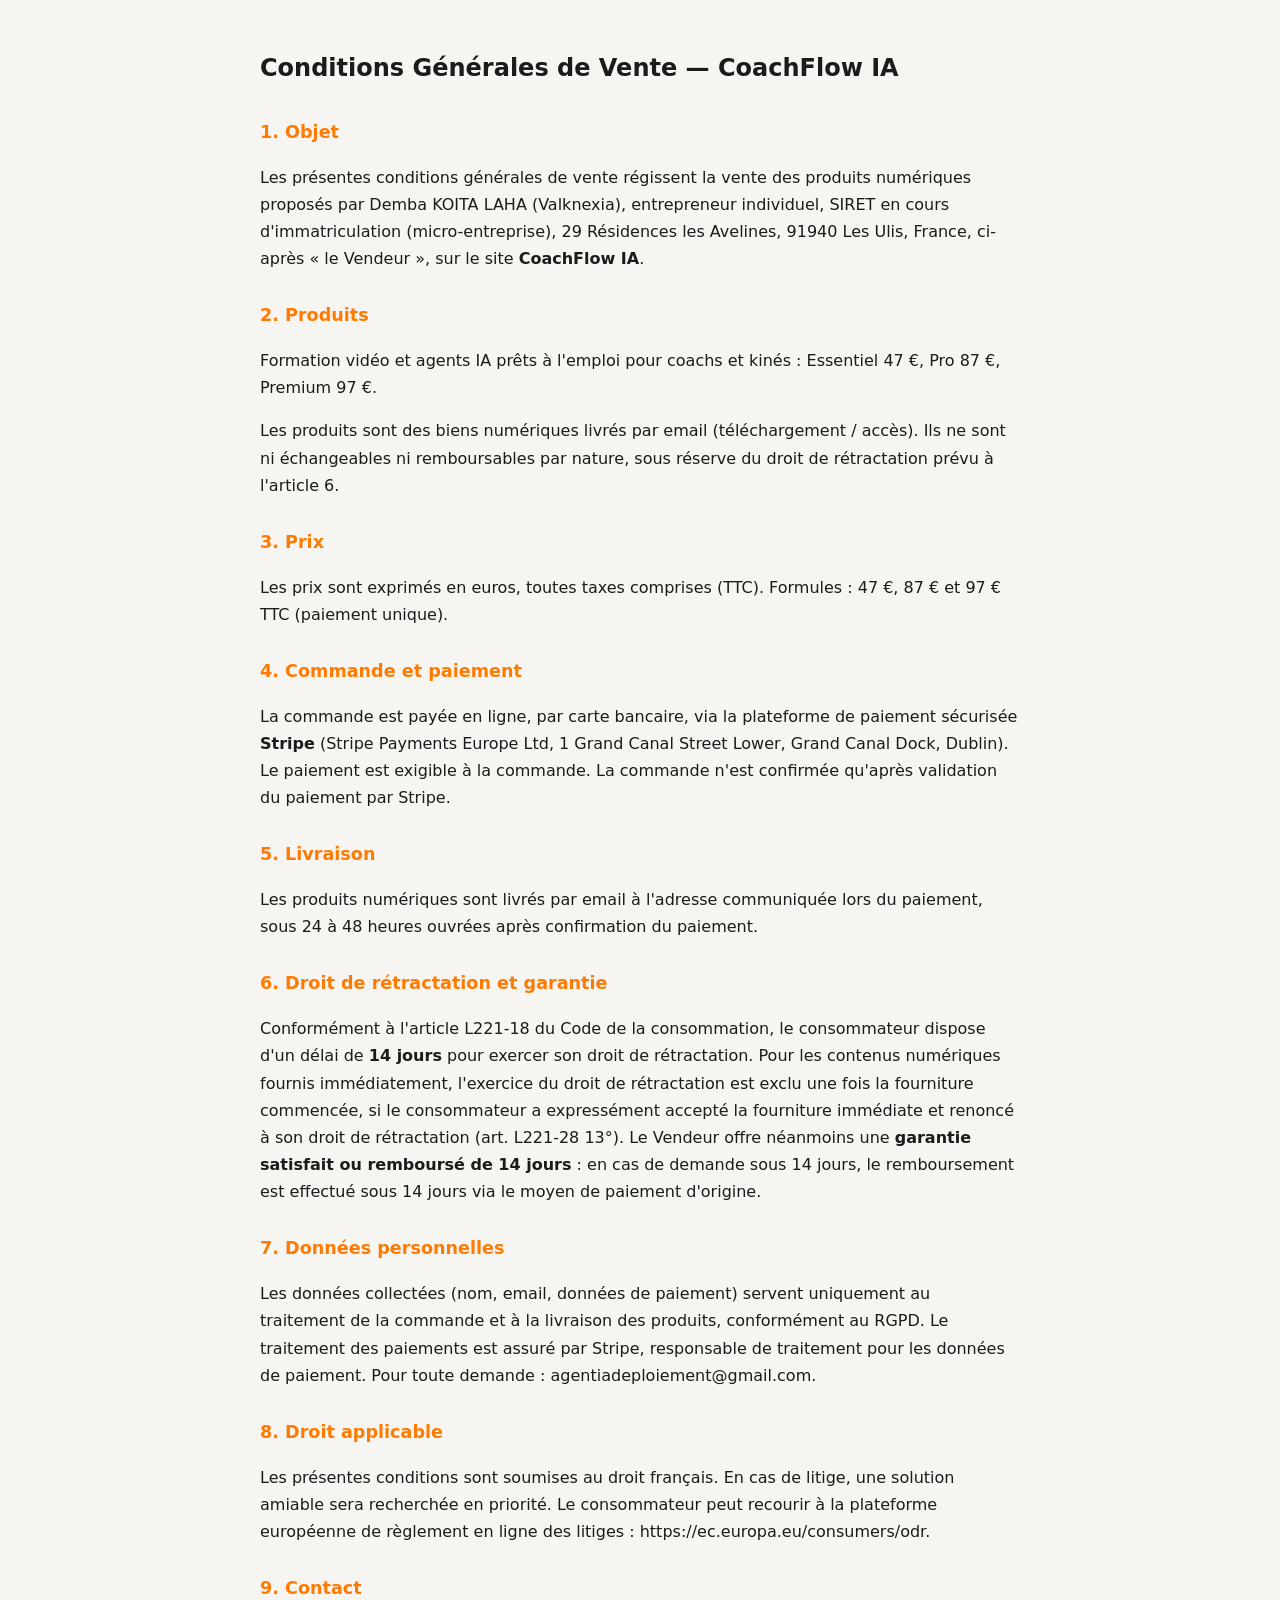
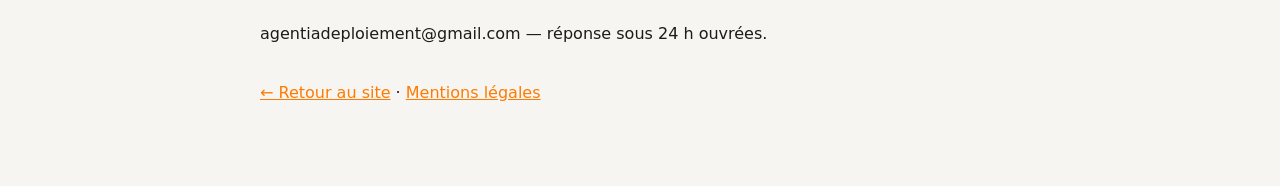
<file: cgv.html>
<!DOCTYPE html>
<html lang="fr">
<head>
<meta charset="UTF-8">
<meta name="viewport" content="width=device-width, initial-scale=1.0">
<title>Conditions Générales de Vente — CoachFlow IA</title>
<meta name="robots" content="noindex">
<style>
  body { font-family:'Segoe UI',system-ui,sans-serif; max-width:760px; margin:0 auto; padding:2rem 1.25rem 4rem; background:#F7F5F1; color:#1B1B1B; line-height:1.7; }
  h1 { font-size:1.5rem; } h2 { font-size:1.1rem; margin-top:1.8rem; color:#FF7A00; }
  a { color:#FF7A00; }
  .placeholder { background:#FFF3CD; border:1px solid #FFC107; border-radius:6px; padding:2px 8px; font-size:.85rem; }
  .note { background:rgba(255,255,255,.06); border-left:3px solid #FF7A00; padding:.8rem 1rem; font-size:.88rem; margin:1rem 0; }
</style>
</head>
<body>
<h1>Conditions Générales de Vente — CoachFlow IA</h1>

<h2>1. Objet</h2>
<p>Les présentes conditions générales de vente régissent la vente des produits numériques proposés par Demba KOITA LAHA (Valknexia), entrepreneur individuel, SIRET en cours d&#39;immatriculation (micro-entreprise), 29 Résidences les Avelines, 91940 Les Ulis, France, ci-après « le Vendeur », sur le site <b>CoachFlow IA</b>.</p>

<h2>2. Produits</h2>
<p>Formation vidéo et agents IA prêts à l'emploi pour coachs et kinés : Essentiel 47 €, Pro 87 €, Premium 97 €.</p>
<p>Les produits sont des biens numériques livrés par email (téléchargement / accès). Ils ne sont ni échangeables ni remboursables par nature, sous réserve du droit de rétractation prévu à l'article 6.</p>

<h2>3. Prix</h2>
<p>Les prix sont exprimés en euros, toutes taxes comprises (TTC). Formules : 47 €, 87 € et 97 € TTC (paiement unique).</p>

<h2>4. Commande et paiement</h2>
<p>La commande est payée en ligne, par carte bancaire, via la plateforme de paiement sécurisée <b>Stripe</b> (Stripe Payments Europe Ltd, 1 Grand Canal Street Lower, Grand Canal Dock, Dublin). Le paiement est exigible à la commande. La commande n'est confirmée qu'après validation du paiement par Stripe.</p>

<h2>5. Livraison</h2>
<p>Les produits numériques sont livrés par email à l'adresse communiquée lors du paiement, sous 24 à 48 heures ouvrées après confirmation du paiement.</p>

<h2>6. Droit de rétractation et garantie</h2>
<p>Conformément à l'article L221-18 du Code de la consommation, le consommateur dispose d'un délai de <b>14 jours</b> pour exercer son droit de rétractation. Pour les contenus numériques fournis immédiatement, l'exercice du droit de rétractation est exclu une fois la fourniture commencée, si le consommateur a expressément accepté la fourniture immédiate et renoncé à son droit de rétractation (art. L221-28 13°). Le Vendeur offre néanmoins une <b>garantie satisfait ou remboursé de 14 jours</b> : en cas de demande sous 14 jours, le remboursement est effectué sous 14 jours via le moyen de paiement d'origine.</p>

<h2>7. Données personnelles</h2>
<p>Les données collectées (nom, email, données de paiement) servent uniquement au traitement de la commande et à la livraison des produits, conformément au RGPD. Le traitement des paiements est assuré par Stripe, responsable de traitement pour les données de paiement. Pour toute demande : agentiadeploiement@gmail.com.</p>

<h2>8. Droit applicable</h2>
<p>Les présentes conditions sont soumises au droit français. En cas de litige, une solution amiable sera recherchée en priorité. Le consommateur peut recourir à la plateforme européenne de règlement en ligne des litiges : https://ec.europa.eu/consumers/odr.</p>

<h2>9. Contact</h2>
<p>agentiadeploiement@gmail.com — réponse sous 24 h ouvrées.</p>

<p style="margin-top:2rem"><a href="index.html">← Retour au site</a> · <a href="mentions-legales.html">Mentions légales</a></p>
</body>
</html>
</file>
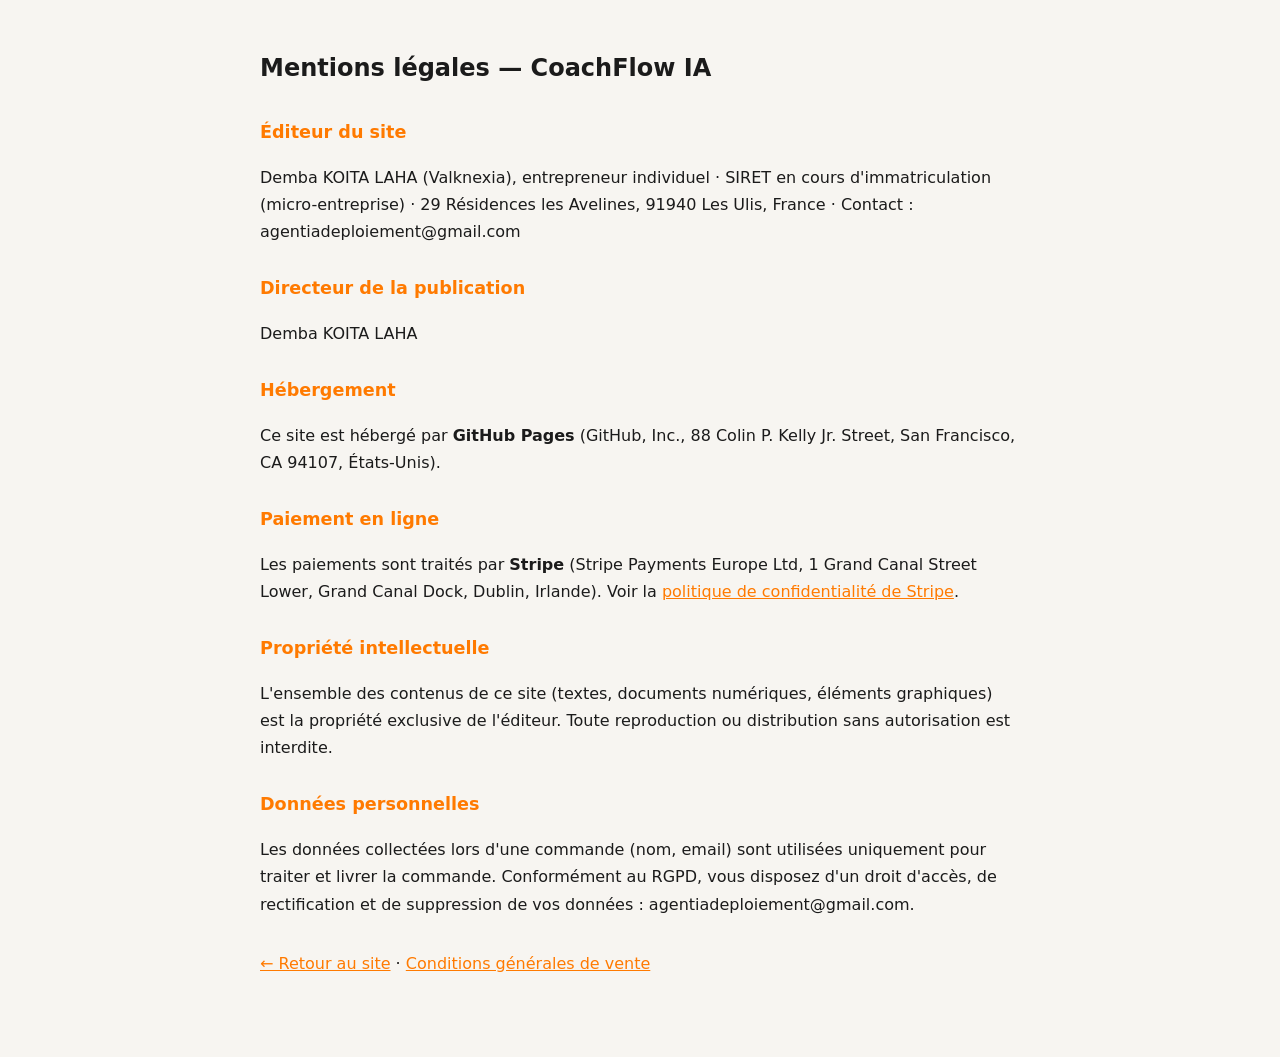
<file: mentions-legales.html>
<!DOCTYPE html>
<html lang="fr">
<head>
<meta charset="UTF-8">
<meta name="viewport" content="width=device-width, initial-scale=1.0">
<title>Mentions légales — CoachFlow IA</title>
<meta name="robots" content="noindex">
<style>
  body { font-family:'Segoe UI',system-ui,sans-serif; max-width:760px; margin:0 auto; padding:2rem 1.25rem 4rem; background:#F7F5F1; color:#1B1B1B; line-height:1.7; }
  h1 { font-size:1.5rem; } h2 { font-size:1.1rem; margin-top:1.8rem; color:#FF7A00; }
  a { color:#FF7A00; }
  .placeholder { background:#FFF3CD; border:1px solid #FFC107; border-radius:6px; padding:2px 8px; font-size:.85rem; }
</style>
</head>
<body>
<h1>Mentions légales — CoachFlow IA</h1>

<h2>Éditeur du site</h2>
<p>Demba KOITA LAHA (Valknexia), entrepreneur individuel · SIRET en cours d&#39;immatriculation (micro-entreprise) · 29 Résidences les Avelines, 91940 Les Ulis, France · Contact : agentiadeploiement@gmail.com</p>

<h2>Directeur de la publication</h2>
<p>Demba KOITA LAHA</p>

<h2>Hébergement</h2>
<p>Ce site est hébergé par <b>GitHub Pages</b> (GitHub, Inc., 88 Colin P. Kelly Jr. Street, San Francisco, CA 94107, États-Unis).</p>

<h2>Paiement en ligne</h2>
<p>Les paiements sont traités par <b>Stripe</b> (Stripe Payments Europe Ltd, 1 Grand Canal Street Lower, Grand Canal Dock, Dublin, Irlande). Voir la <a href="https://stripe.com/fr/privacy">politique de confidentialité de Stripe</a>.</p>

<h2>Propriété intellectuelle</h2>
<p>L'ensemble des contenus de ce site (textes, documents numériques, éléments graphiques) est la propriété exclusive de l'éditeur. Toute reproduction ou distribution sans autorisation est interdite.</p>

<h2>Données personnelles</h2>
<p>Les données collectées lors d'une commande (nom, email) sont utilisées uniquement pour traiter et livrer la commande. Conformément au RGPD, vous disposez d'un droit d'accès, de rectification et de suppression de vos données : agentiadeploiement@gmail.com.</p>

<p style="margin-top:2rem"><a href="index.html">← Retour au site</a> · <a href="cgv.html">Conditions générales de vente</a></p>
</body>
</html>
</file>
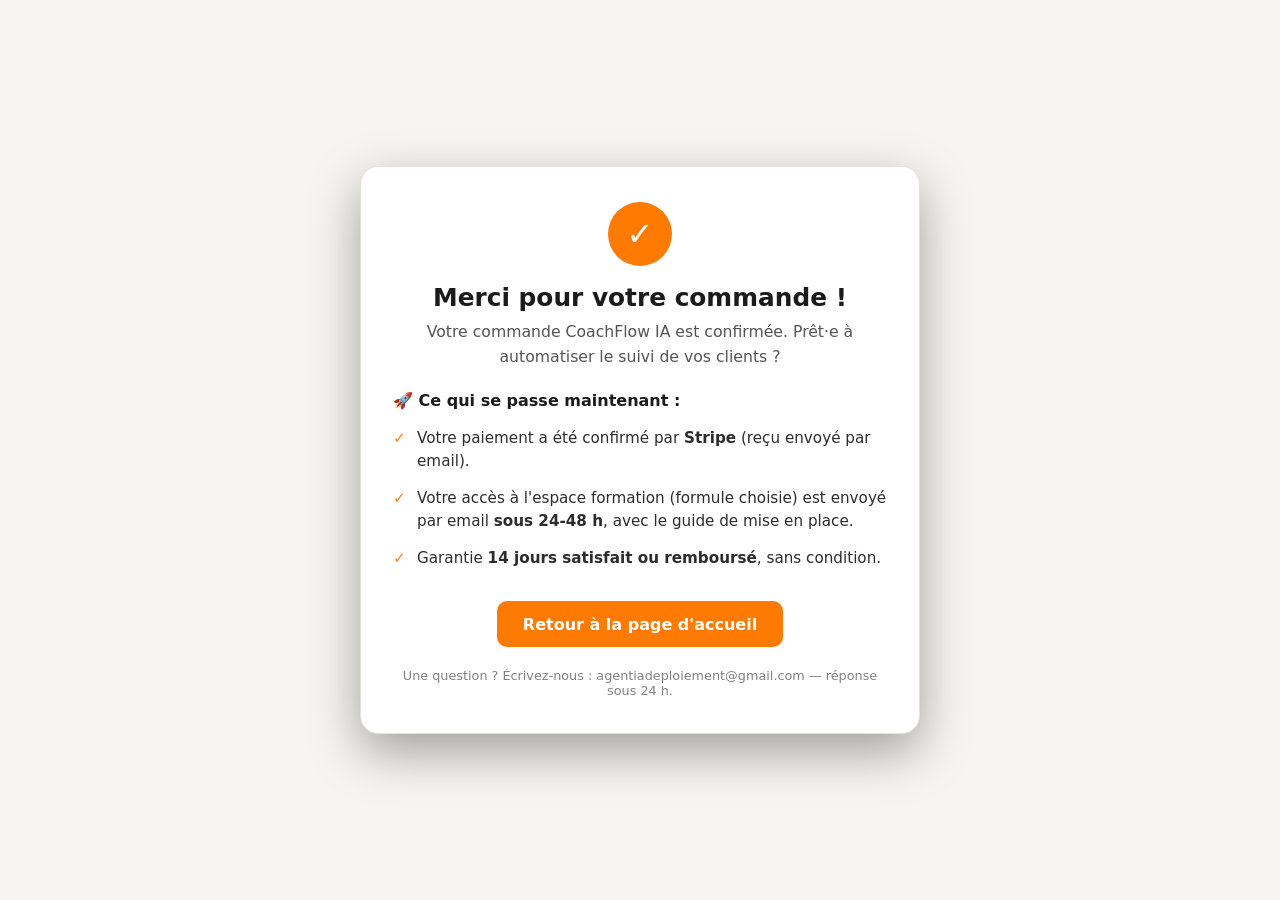
<file: merci.html>
<!DOCTYPE html>
<html lang="fr">
<head>
<meta charset="UTF-8">
<meta name="viewport" content="width=device-width, initial-scale=1.0">
<title>Merci — CoachFlow IA</title>
<meta name="description" content="Confirmation de votre commande CoachFlow IA : accédez à votre espace formation.">
<meta name="robots" content="noindex">
<style>
  * { margin:0; padding:0; box-sizing:border-box; }
  body { font-family:'Segoe UI',system-ui,-apple-system,sans-serif; background:#F7F5F1; color:#1B1B1B; min-height:100vh; display:flex; flex-direction:column; align-items:center; justify-content:center; padding:2rem 1.25rem; }
  .card { max-width:560px; width:100%; background:#FFFFFF; border:1px solid #E5E0D6; border-radius:18px; padding:2.2rem 2rem; text-align:center; box-shadow:0 18px 50px rgba(0,0,0,.35); }
  .check { width:64px; height:64px; border-radius:50%; background:#FF7A00; color:#FFFFFF; font-size:32px; font-weight:700; display:flex; align-items:center; justify-content:center; margin:0 auto 1.1rem; }
  h1 { font-size:1.55rem; margin-bottom:.5rem; }
  .sub { opacity:.75; font-size:.98rem; margin-bottom:1.4rem; line-height:1.55; }
  .next { font-weight:700; margin:1.2rem 0 .6rem; text-align:left; }
  ul { text-align:left; list-style:none; }
  li { padding:.45rem 0 .45rem 1.5rem; position:relative; font-size:.95rem; line-height:1.5; opacity:.92; }
  li::before { content:"✓"; position:absolute; left:0; color:#FF7A00; font-weight:700; }
  .cta { display:inline-block; margin-top:1.5rem; background:#FF7A00; color:#FFFFFF; text-decoration:none; font-weight:700; padding:.85rem 1.6rem; border-radius:10px; }
  .foot { margin-top:1.3rem; font-size:.8rem; opacity:.55; }
  a { color:#FF7A00; }
</style>
</head>
<body>
  <div class="card">
    <div class="check">✓</div>
    <h1>Merci pour votre commande !</h1>
    <p class="sub">Votre commande CoachFlow IA est confirmée. Prêt·e à automatiser le suivi de vos clients ?</p>
    <div class="next">🚀 Ce qui se passe maintenant :</div>
    <ul>
      <li>Votre paiement a été confirmé par <b>Stripe</b> (reçu envoyé par email).</li>
      <li>Votre accès à l'espace formation (formule choisie) est envoyé par email <b>sous 24-48 h</b>, avec le guide de mise en place.</li>
      <li>Garantie <b>14 jours satisfait ou remboursé</b>, sans condition.</li>
    </ul>
    <a class="cta" href="index.html">Retour à la page d'accueil</a>
    <div class="foot">Une question ? Écrivez-nous : agentiadeploiement@gmail.com — réponse sous 24 h.</div>
  </div>
</body>
</html>
</file>
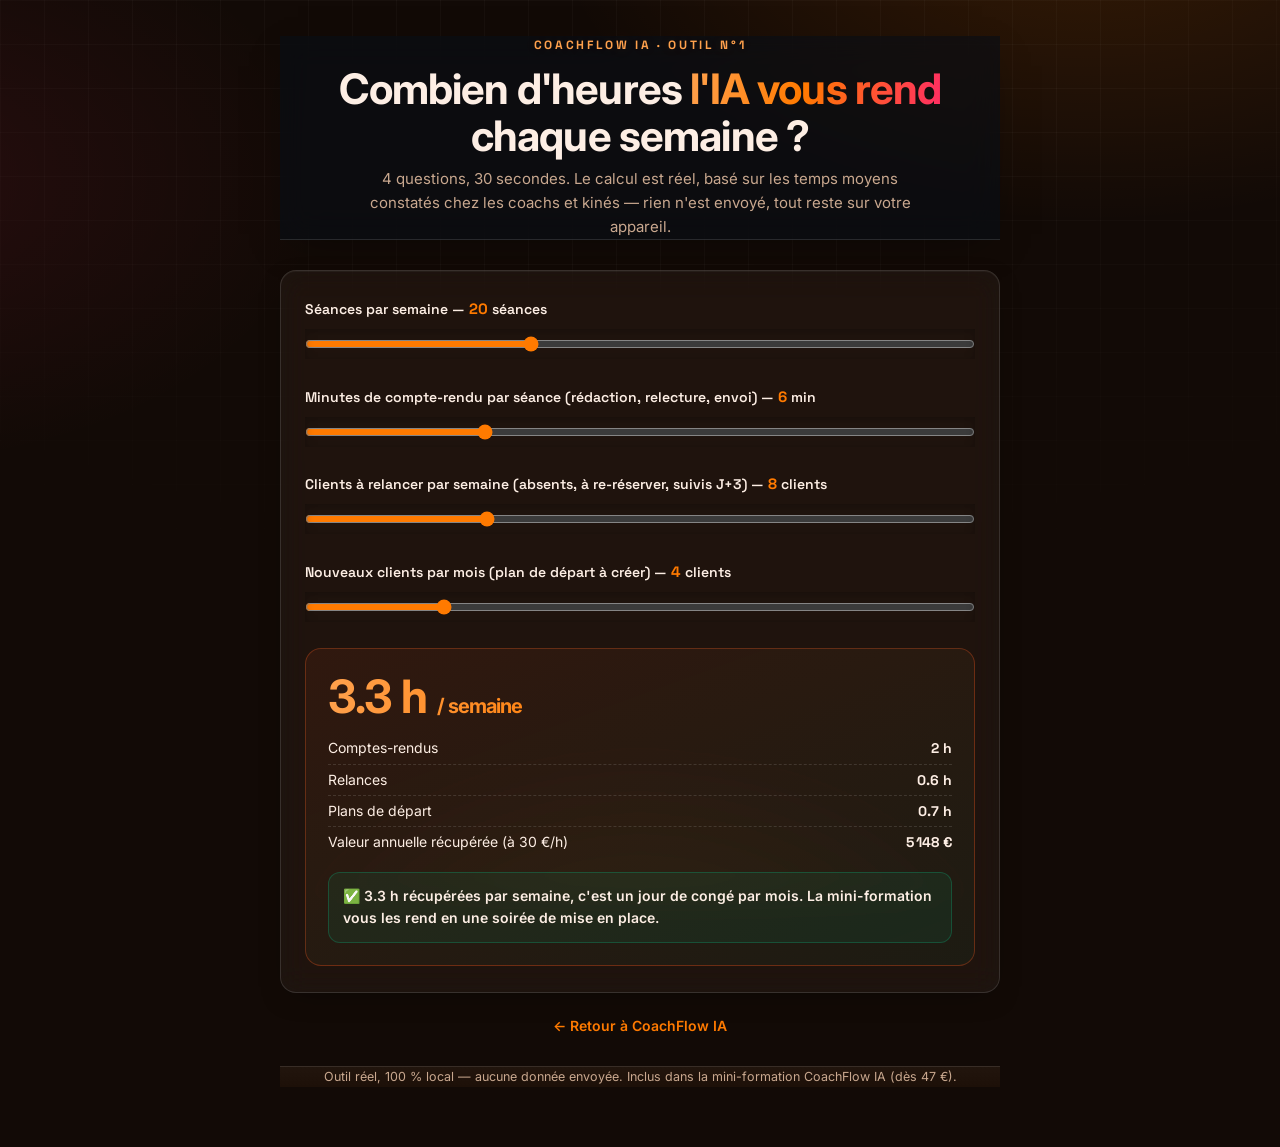
<file: outil.html>
<!DOCTYPE html>
<html lang="fr">
<head>
<meta charset="UTF-8">
<meta name="viewport" content="width=device-width, initial-scale=1.0">
<title>Calculateur de temps gagné — CoachFlow IA</title>
<meta name="description" content="Calculez en 30 secondes combien d'heures l'IA peut vous rendre chaque semaine : comptes-rendus, relances, plans de séance. Outil réel, 100 % local.">
<link rel="preconnect" href="https://fonts.googleapis.com">
<link rel="preconnect" href="https://fonts.gstatic.com" crossorigin>
<link href="https://fonts.googleapis.com/css2?family=Space+Grotesk:wght@500;600;700&display=swap" rel="stylesheet">
<style>
@import url('https://fonts.googleapis.com/css2?family=Inter:wght@400;500;600&display=swap');
:root{
  --ink:#fdeee4; --paper:#120a06; --paper-2:#1d1008; --muted:#c9a88f; --line:rgba(255,255,255,.12); --card:rgba(255,255,255,.045);
  --accent:#ff7a00; --accent-2:#e04a12; --accent-bright:#ffa14d; --accent-soft:rgba(255,122,0,.12);
  --ok:#00e59b; --gold:#ffc94d; --rose:#ff2e63;
  --grad:linear-gradient(100deg,#ffa14d 0%,#ff7a00 45%,#ff2e63 100%);
  --grad-cta:linear-gradient(100deg,#ff7a00 0%,#ff2e63 100%);
  --radius:16px;
  --shadow:0 8px 30px -14px rgba(0,0,0,.55);
  --font-head:"Space Grotesk",system-ui,sans-serif;
  --font-body:"Inter",-apple-system,BlinkMacSystemFont,"Segoe UI",Roboto,Helvetica,Arial,sans-serif;
  --neon:rgba(255,122,0,.34);
  --orb1:rgba(255,122,0,.15);
  --orb2:rgba(255,46,99,.09);
  --orb3:rgba(255,201,77,.05);
}
*{margin:0;padding:0;box-sizing:border-box}
body{font-family:var(--font-body);background:var(--paper);color:var(--ink);line-height:1.6;-webkit-font-smoothing:antialiased;min-height:100vh}
body::before{content:"";position:fixed;inset:0;z-index:-1;background:radial-gradient(700px 320px at 85% -5%,rgba(255,122,0,.15),transparent 70%),radial-gradient(500px 280px at 8% 0%,rgba(255,46,99,.09),transparent 70%)}
.wrap{max-width:760px;margin:0 auto;padding:36px 20px 60px}
header{text-align:center;margin-bottom:30px}
.kicker{font-family:var(--font-head);font-size:12px;letter-spacing:.22em;text-transform:uppercase;font-weight:700;color:var(--accent)}
h1{font-family:var(--font-head);font-size:clamp(28px,5vw,42px);line-height:1.12;margin:10px 0 8px;letter-spacing:-.02em}
h1 span{background:var(--grad);-webkit-background-clip:text;background-clip:text;-webkit-text-fill-color:transparent;color:transparent}
.sub{color:var(--muted);font-size:15px;max-width:560px;margin:0 auto}
.card{background:var(--card);border:1px solid var(--line);border-radius:var(--radius);padding:26px 24px;box-shadow:var(--shadow);margin-top:22px}
.field{margin-bottom:18px}
.field label{display:block;font-family:var(--font-head);font-weight:600;font-size:14px;margin-bottom:8px}
.field label .unit{color:var(--muted);font-weight:400;font-size:13px}
.field input[type=range]{width:100%;accent-color:var(--accent);height:30px;cursor:pointer}
.range-val{font-family:var(--font-head);font-weight:700;font-size:15px;color:var(--accent)}
.result{display:none;margin-top:6px;padding:22px;border-radius:var(--radius);background:linear-gradient(160deg,rgba(255,90,31,.08),rgba(14,159,110,.06));border:1px solid rgba(255,90,31,.3)}
.result .big{font-family:var(--font-head);font-size:46px;font-weight:700;background:var(--grad);-webkit-background-clip:text;background-clip:text;-webkit-text-fill-color:transparent;line-height:1.1}
.result .big small{font-size:20px}
.result .lines{margin-top:12px;font-size:14px;color:var(--ink)}
.result .lines div{padding:4px 0;display:flex;justify-content:space-between;gap:12px;border-bottom:1px dashed var(--line)}
.result .lines div:last-child{border-bottom:none}
.result .lines b{font-family:var(--font-head)}
.result .verdict{margin-top:14px;padding:12px 14px;border-radius:12px;background:rgba(14,159,110,.1);border:1px solid rgba(14,159,110,.35);font-size:14px;font-weight:600}
.back{margin-top:20px;text-align:center}
.back a{color:var(--accent);text-decoration:none;font-weight:600;font-size:14px}
.back a:hover{text-decoration:underline}
footer{margin-top:28px;text-align:center;color:var(--muted);font-size:12.5px}
@media(max-width:560px){.card{padding:20px 16px}}
/* ============================================================
   V3 FUTURISTE — overlay design system (dark neon + glassmorphism)
   S'adapte à la palette du site via ses variables CSS.
   ============================================================ */

/* ---------- Typographie ---------- */
h1,h2,h3,h4,.display,.num,.big,.price,.score-big,.cd-num{
  font-family:var(--font),var(--font-body),system-ui,sans-serif !important;
  letter-spacing:-.02em;
}
body{font-family:var(--font-body),system-ui,sans-serif}

/* ---------- Fond : orbes + grille ---------- */
body{
  background:var(--paper);
  background-image:
    radial-gradient(900px 520px at 85% -10%,var(--orb1),transparent 60%),
    radial-gradient(760px 480px at -10% 20%,var(--orb2),transparent 60%),
    radial-gradient(640px 420px at 50% 110%,var(--orb3),transparent 60%);
  background-attachment:fixed;
}
body::before{
  content:"";position:fixed;inset:0;z-index:0;pointer-events:none;
  background-image:
    linear-gradient(rgba(255,255,255,.028) 1px,transparent 1px),
    linear-gradient(90deg,rgba(255,255,255,.028) 1px,transparent 1px);
  background-size:44px 44px;
  -webkit-mask-image:radial-gradient(ellipse 120% 90% at 50% 0%,#000 30%,transparent 78%);
  mask-image:radial-gradient(ellipse 120% 90% at 50% 0%,#000 30%,transparent 78%);
}
.wrap,.wrap.narrow,.app-shell,.article,.checkout,.gate{position:relative;z-index:1}

/* ---------- Header glass ---------- */
header,.site-header{
  background:rgba(8,14,22,.66) !important;
  backdrop-filter:blur(16px) saturate(140%);
  -webkit-backdrop-filter:blur(16px) saturate(140%);
  border-bottom:1px solid var(--line) !important;
}
header{box-shadow:0 12px 40px -18px rgba(0,0,0,.5)}
.logo{color:var(--ink);text-shadow:0 0 24px var(--accent-soft)}
.logo span,.logo em,.logo .dash{color:var(--accent) !important;text-shadow:0 0 18px var(--accent-soft)}
.logo .pulse{color:var(--warm,var(--accent)) !important}
.nav-links a{color:var(--muted) !important}
.nav-links a:hover{color:var(--ink) !important;text-shadow:0 0 14px var(--accent-soft)}
.nav-toggle{color:var(--ink);background:rgba(255,255,255,.04)}

/* ---------- Sections translucides ---------- */
section{background:transparent}
section.alt,section.soft,.problem,.demo{background:rgba(255,255,255,.022) !important}
section.dark{
  background:
    radial-gradient(720px 380px at 50% -20%,var(--orb1),transparent 62%),
    var(--paper-2) !important;
  color:var(--ink) !important;
  border-top:1px solid var(--line);
  border-bottom:1px solid var(--line);
  position:relative;
}
section.dark .kicker{color:var(--accent-bright) !important}
section.dark .muted,section.dark p{color:var(--muted) !important}
section.dark h2,section.dark h3{color:var(--ink) !important}

/* ---------- Hero ---------- */
.hero,.hero-mini,.blog-hero{
  background:
    radial-gradient(820px 420px at 50% -12%,var(--orb1),transparent 62%),
    radial-gradient(560px 320px at 88% 6%,var(--orb2),transparent 60%) !important;
}
.hero h1 em,.hero h1 span{
  background-image:linear-gradient(100deg,var(--accent) 20%,var(--accent-bright) 40%,#ffffff 50%,var(--accent-bright) 60%,var(--accent) 80%);
  background-size:220% 100%;
  -webkit-background-clip:text;background-clip:text;
  -webkit-text-fill-color:transparent;color:transparent;
  animation:heroShine 7s linear infinite;
  filter:drop-shadow(0 0 18px var(--accent-soft));
}
@keyframes heroShine{0%{background-position:180% 0}100%{background-position:-80% 0}}
.trust b,.hero .trust b,.hero-proof .n{color:var(--ink) !important}
.hero-proof .n em{color:var(--accent) !important}
.hero-proof{border-top-color:var(--line)}

/* ---------- Cartes glass ---------- */
.card,.plan,.stat,.step,.testi,.tst-card,.faq details,.form-card,.demo-card,
.tpl-card,.crit,.dash-card,.chart-card,.checkout-card,.mod-card,.post-card,
.result-card,.ex,.piege,.table-wrap,.checklist,.order-box,.form-box,
.success-box,.gate .locked,.badge-card,.verify-card,.metrics,.result-head,
.ring-wrap,.prose .kpi-box .kpi,.summary-card,.modal-card,.script-block,
.stat-card,.prog,.tpl,.fstep,.demo-crit,.demo-chart,.prompt-block,.template-copy,
.badge-preview,.guarantee,.payment-box,.quiz-card{
  background:var(--card) !important;
  backdrop-filter:blur(14px) saturate(150%);
  -webkit-backdrop-filter:blur(14px) saturate(150%);
  border:1px solid var(--line) !important;
  box-shadow:var(--shadow),inset 0 1px 0 rgba(255,255,255,.04);
  transition:transform .22s ease,box-shadow .22s ease,border-color .22s ease;
}
.card:hover,.plan:hover,.stat:hover,.step:hover,.testi:hover,.tst-card:hover,
.faq details:hover,.form-card:hover,.demo-card:hover,.dash-card:hover,
.mod-card:hover,.post-card:hover,.result-card:hover,.ex:hover,.prog:hover,
.badge-card:hover,.verify-card:hover,.metrics:hover,.result-head:hover,
.checkout-card:hover,.mod-card:hover,.order-box:hover,.form-box:hover{
  transform:translateY(-4px);
  border-color:var(--accent-soft) !important;
  box-shadow:0 22px 50px -18px var(--neon),0 0 0 1px var(--accent-soft),inset 0 1px 0 rgba(255,255,255,.05);
}
.plan.featured{
  border:1.5px solid var(--accent) !important;
  box-shadow:0 0 0 1px var(--accent),0 24px 60px -20px var(--neon),inset 0 1px 0 rgba(255,255,255,.06);
  animation:featuredPulse 3.4s ease-in-out infinite;
}
@keyframes featuredPulse{
  0%,100%{box-shadow:0 0 0 1px var(--accent),0 24px 60px -24px var(--neon)}
  50%{box-shadow:0 0 0 1px var(--accent),0 0 42px 2px var(--neon),0 24px 60px -24px var(--neon)}
}
.plan.featured .tag,.plan.featured .ribbon{background:var(--grad-cta);box-shadow:0 0 20px var(--neon)}
.card .num,.step::before,.prog .num,.mod-card .num{color:var(--accent) !important}
.stat .big,.result-card .big,.cost-line .big,.hero-stat .v,.summary-card .score-big,
.plan .price,.checkout-row.total b,.stat .v,.dash-card .v{
  background:var(--grad);
  -webkit-background-clip:text;background-clip:text;
  -webkit-text-fill-color:transparent;color:transparent;
  filter:drop-shadow(0 0 16px var(--accent-soft));
}
.plan .price small,.plan .price .per,.plan .price s{
  background:none !important;-webkit-text-fill-color:var(--muted) !important;
  color:var(--muted) !important;filter:none !important;font-weight:600;
}
.dash-card .v.up{background:none !important;-webkit-text-fill-color:var(--ok) !important;color:var(--ok) !important;filter:none}
.dash-card .v.down{background:none !important;-webkit-text-fill-color:var(--bad) !important;color:var(--bad) !important;filter:none}
.dash-card .v.flat{background:none !important;-webkit-text-fill-color:var(--muted) !important;color:var(--muted) !important;filter:none}
.stat::before{height:3px;background:var(--grad);box-shadow:0 0 16px var(--accent)}
.card .price,.ex .g,.demo-total,.demo-note b{color:var(--accent) !important}

/* ---------- Boutons ---------- */
.btn{
  background:linear-gradient(180deg,#1c2736,#10161f) !important;
  color:#fff !important;
  box-shadow:0 10px 26px -12px rgba(0,0,0,.6),inset 0 1px 0 rgba(255,255,255,.06);
}
.btn:hover{background:linear-gradient(180deg,#243244,#141c28) !important}
.btn.accent{
  background:var(--grad-cta) !important;
  background-size:180% 180% !important;
  color:#fff !important;
  box-shadow:0 12px 32px -10px var(--neon),inset 0 1px 0 rgba(255,255,255,.18);
  animation:btnFlow 5s ease infinite;
}
@keyframes btnFlow{0%,100%{background-position:0% 50%}50%{background-position:100% 50%}}
.btn.accent:hover{transform:translateY(-2px);box-shadow:0 16px 44px -10px var(--neon),inset 0 1px 0 rgba(255,255,255,.2)}
.btn.ghost{
  background:rgba(255,255,255,.02) !important;
  color:var(--ink) !important;
  box-shadow:inset 0 0 0 1.5px var(--line) !important;
}
.btn.ghost:hover{box-shadow:inset 0 0 0 1.5px var(--accent) !important;color:var(--accent) !important;background:var(--accent-soft) !important}
.btn.light{background:#fff !important;color:#0a1018 !important}
.btn.light:hover{background:#e8f0e9 !important}
.btn.warm{background:linear-gradient(100deg,#ffa14d,#ff7a00) !important}
.btn.green{background:linear-gradient(100deg,#34d399,#0e9f6e) !important}
section.dark .btn.ghost{color:var(--ink) !important;box-shadow:inset 0 0 0 1.5px var(--line) !important}
.app-tab.on,.bill-btn.on,.client-chip.on{background:var(--grad-cta) !important;color:#fff !important;border-color:transparent !important;box-shadow:0 0 18px var(--neon)}
.app-tab,.bill-btn,.client-chip{background:rgba(255,255,255,.03) !important;color:var(--muted) !important;border-color:var(--line) !important}
.star-btn,.rate-btn{background:rgba(255,255,255,.04) !important;color:var(--muted) !important;border-color:var(--line) !important}
.star-btn.on{background:var(--star) !important;color:#0a0e12 !important}
.star-btn.on.warm{background:var(--warm) !important}
.star-btn.on.strong{background:var(--ok) !important}
.rate-btn.on{background:var(--star) !important;color:#0a0e12 !important}
.rate-btn.on.good{background:var(--ok) !important;color:#fff !important}

/* ---------- Formulaires ---------- */
.field input,.field select,.field textarea,.form-box input,.cta input[type=email],
.demo-head select,textarea#texte,.order input,.order select,.field input[type=text],
.field input[type=date],.crit textarea{
  background:rgba(10,16,26,.72) !important;
  color:var(--ink) !important;
  border-color:var(--line) !important;
  box-shadow:inset 0 2px 8px rgba(0,0,0,.25);
}
.field input::placeholder,.form-box input::placeholder,.cta input[type=email]::placeholder{color:var(--muted)}
.field input:focus,.field select:focus,.field textarea:focus,.form-box input:focus,
.cta input[type=email]:focus,.demo-head select:focus,textarea#texte:focus,.crit textarea:focus{
  outline:none !important;border-color:var(--accent) !important;
  box-shadow:0 0 0 3px var(--accent-soft),0 0 22px -4px var(--neon);
  background:rgba(12,19,30,.85) !important;
}

/* ---------- Badges / kicker / pills ---------- */
.kicker{color:var(--accent-bright) !important;text-shadow:0 0 14px var(--accent-soft)}
.pill,.tag,.badge,.demo-badge,.tpl-file,.save,.use{
  background:var(--accent-soft) !important;
  color:var(--accent-bright) !important;
  border-color:var(--accent-soft) !important;
}
.tag.gold,.tag.green{background:var(--grad-cta) !important;color:#fff !important;box-shadow:0 0 14px var(--neon)}
.pill.green,.verdict-pill.green{background:rgba(52,211,153,.14) !important;color:#34d399 !important}
.pill.amber,.verdict-pill.amber{background:rgba(251,191,36,.14) !important;color:#fbbf24 !important}
.pill.gray{background:rgba(255,255,255,.05) !important;color:var(--muted) !important}
.verdict-pill.red,.pill.red{background:rgba(248,113,113,.14) !important;color:#f87171 !important}
.api-note{background:var(--accent-soft) !important;color:var(--accent-bright) !important}
.api-note.warn,.demo-banner,.stripe-note{background:rgba(251,191,36,.1) !important;color:#fbbf24 !important;border:1px solid rgba(251,191,36,.25) !important}
.transparence{background:var(--accent-soft) !important;border-color:var(--accent-soft) !important;color:var(--ink) !important}
.msg-box.ok,.ok-msg,.save-ok,#save-ok{background:rgba(52,211,153,.1) !important;border-color:rgba(52,211,153,.3) !important;color:#34d399 !important}
.msg-box.err{background:rgba(248,113,113,.1) !important;border-color:rgba(248,113,113,.3) !important;color:#f87171 !important}

/* ---------- Blocs sombres (prompt, code, slides) ---------- */
.prompt-block,.embed-box,.deck-header,.slide,.tpl,.article .cta-box,.stat-card{
  background:linear-gradient(160deg,rgba(255,255,255,.05),rgba(255,255,255,.015)),var(--paper-2) !important;
  color:var(--ink) !important;
  border:1px solid var(--line);
}
.prompt-block{color:#cfe6da !important}
.prompt-block .copy-btn{background:var(--accent-soft);color:var(--accent-bright)}
.slide h2 em,.slide li::before,.deck-header .crumb a,.tpl .use{color:var(--accent-bright) !important}
.slide p,.slide li,.deck-header .meta,.deck-header .crumb{color:var(--muted) !important}
.slide .example{background:rgba(255,255,255,.04);border-color:var(--line)}
.tpl::after{color:rgba(255,255,255,.05)}
.template-copy{background:rgba(255,255,255,.03) !important}
.template-copy pre{color:var(--ink) !important;background:transparent !important}
.exercise{background:linear-gradient(135deg,var(--accent-soft),rgba(255,255,255,.02)) !important;border-color:var(--line) !important}
.exercise h4{color:var(--accent) !important}
.script-block{border-left:4px solid var(--accent) !important}
.bar .track,.summary-bar{background:rgba(255,255,255,.06) !important}
.summary-bar .fill{background:var(--grad) !important;box-shadow:0 0 14px var(--neon)}
.bar .fill.green{background:var(--ok,#34d399) !important}
.bar .fill.blue{background:var(--accent) !important}
.bar .fill.amber{background:var(--warn) !important}
.ring{background:conic-gradient(var(--c,var(--accent)) calc(var(--p)*1%),rgba(255,255,255,.07) 0)}
.ring::before{background:var(--paper) !important}
.ring .num{color:var(--ink)}

/* ---------- Tables ---------- */
table.sessions,.table-wrap,table{background:rgba(255,255,255,.03) !important;border-color:var(--line) !important}
th{background:rgba(255,255,255,.05) !important;color:var(--muted) !important}
td,th{border-color:var(--line) !important}
tr:nth-child(even) td{background:rgba(255,255,255,.02) !important}
td b,.article p,.article li,.lesson p,.lesson li,.prose p,.prose li,.prose h2,.prose h3{color:var(--ink) !important}
.prose blockquote{background:var(--accent-soft) !important}

/* ---------- Modal ---------- */
.modal-backdrop{background:rgba(3,6,12,.7) !important}
.modal-card{color:var(--ink)}
.modal-x{background:rgba(255,255,255,.06);color:var(--muted)}

/* ---------- Footer ---------- */
footer,.site-footer{
  background:linear-gradient(180deg,rgba(255,255,255,.02),transparent),var(--paper-2) !important;
  border-top:1px solid var(--line) !important;
  box-shadow:0 -30px 60px -40px rgba(0,0,0,.6);
}
footer h4,.site-footer h4{color:var(--ink) !important}
footer a,.site-footer .foot a{color:var(--muted) !important}
footer a:hover,.site-footer .foot a:hover{color:var(--accent) !important}
.foot,.legal,.foot-bottom{color:var(--muted) !important}
.legal{border-top-color:var(--line) !important}
.site-footer .logo.light{color:var(--ink) !important}

/* ---------- Divers ---------- */
.countdown{background:var(--accent-soft) !important;border-color:var(--accent-soft) !important;color:var(--accent-bright) !important}
.countdown .cd-num,.countdown .unit{background:rgba(255,255,255,.05) !important;color:var(--accent-bright) !important;border-color:var(--accent-soft) !important}
section.dark .countdown{background:var(--accent-soft) !important}
.fstep .fnum,.fstep .fprix,.fstep::after{color:var(--accent-bright) !important}
.fstep .fprix{background:var(--accent-soft) !important;padding:3px 10px;border-radius:99px}
.fstep h3{color:var(--ink) !important}
.fstep p{color:var(--muted) !important}
.stat-card .big{color:var(--accent-bright) !important}
.stat-card .row .cell b{color:var(--ink) !important}
.stat-card .row .cell span{color:var(--muted) !important}
.stat-card p{color:var(--muted) !important}
.hero .badge{border-color:var(--accent-soft) !important}
.breadcrumb a{color:var(--accent) !important}
.demo-note b{color:var(--accent) !important}
.checklist input{accent-color:var(--accent)}
.avatar{background:var(--grad-cta) !important;box-shadow:0 0 12px var(--neon)}
.testi .stars,.tst-card .stars{color:var(--gold,var(--star)) !important}
.hero-tags .tag,.badge,.ribbon{background:var(--accent-soft) !important;color:var(--accent-bright) !important}
.plan .tag.launch{background:linear-gradient(100deg,#ffa14d,#ff7a00) !important}
.roi-cell{background:rgba(255,255,255,.03) !important}
.piege{border-left:4px solid #f87171 !important}
.piege-box{background:rgba(255,255,255,.03) !important}
.piege-box.danger .k{color:#f87171 !important}
.chek{background:var(--card) !important}

/* ---------- Reveal amélioré ---------- */
.reveal{opacity:0;transform:translateY(26px) scale(.985);transition:opacity .6s cubic-bezier(.22,.61,.36,1),transform .6s cubic-bezier(.22,.61,.36,1);will-change:opacity,transform}
.reveal.visible{opacity:1;transform:none}
.cards .reveal:nth-child(2),.grid .reveal:nth-child(2),.plans .reveal:nth-child(2),.stats .reveal:nth-child(2){transition-delay:.08s}
.cards .reveal:nth-child(3),.grid .reveal:nth-child(3),.plans .reveal:nth-child(3),.stats .reveal:nth-child(3){transition-delay:.16s}
.cards .reveal:nth-child(4),.stats .reveal:nth-child(4){transition-delay:.24s}

/* ---------- Scrollbar / sélection ---------- */
::-webkit-scrollbar{width:11px;height:11px}
::-webkit-scrollbar-track{background:var(--paper)}
::-webkit-scrollbar-thumb{background:linear-gradient(180deg,var(--accent-2),var(--accent));border-radius:99px;border:3px solid var(--paper)}
::selection{background:var(--accent);color:#04120b}

@media(prefers-reduced-motion:reduce){
  *{animation:none !important}
  .reveal{opacity:1 !important;transform:none !important;transition:none !important}
}
</style>
<meta property="og:title" content="Calculateur de temps gagné — CoachFlow IA">
<meta property="og:description" content="Calculez en 30 secondes combien d'heures l'IA peut vous rendre chaque semaine : comptes-rendus, relances, plans de séance. Outil réel, 100 % local.">
<meta name="twitter:card" content="summary_large_image">
</head>
<body>
<div class="wrap">
<header>
  <div class="kicker">CoachFlow IA · Outil n°1</div>
  <h1>Combien d'heures <span>l'IA vous rend</span> chaque semaine ?</h1>
  <p class="sub">4 questions, 30 secondes. Le calcul est réel, basé sur les temps moyens constatés chez les coachs et kinés — rien n'est envoyé, tout reste sur votre appareil.</p>
</header>

<div class="card">
  <div class="field">
    <label>Séances par semaine — <span class="range-val" id="v-seances">20</span> séances</label>
    <input type="range" id="r-seances" min="5" max="50" step="1" value="20">
  </div>
  <div class="field">
    <label>Minutes de compte-rendu par séance (rédaction, relecture, envoi) — <span class="range-val" id="v-cr">6</span> min</label>
    <input type="range" id="r-cr" min="1" max="20" step="1" value="6">
  </div>
  <div class="field">
    <label>Clients à relancer par semaine (absents, à re-réserver, suivis J+3) — <span class="range-val" id="v-rel">8</span> clients</label>
    <input type="range" id="r-rel" min="0" max="30" step="1" value="8">
  </div>
  <div class="field">
    <label>Nouveaux clients par mois (plan de départ à créer) — <span class="range-val" id="v-nouveaux">4</span> clients</label>
    <input type="range" id="r-nouveaux" min="0" max="20" step="1" value="4">
  </div>

  <div class="result" id="result">
    <div class="big"><span id="res-heures">0</span> h <small>/ semaine</small></div>
    <div class="lines">
      <div><span>Comptes-rendus</span><b id="l-cr">0 h</b></div>
      <div><span>Relances</span><b id="l-rel">0 h</b></div>
      <div><span>Plans de départ</span><b id="l-plans">0 h</b></div>
      <div><span>Valeur annuelle récupérée (à 30 €/h)</span><b id="l-valeur">0 €</b></div>
    </div>
    <div class="verdict" id="verdict"></div>
  </div>
</div>

<div class="back"><a href="index.html">← Retour à CoachFlow IA</a></div>

<footer>Outil réel, 100 % local — aucune donnée envoyée. Inclus dans la mini-formation CoachFlow IA (dès 47 €).</footer>
</div>

<script>
function $(id){return document.getElementById(id);}
function calc(){
  var seances = parseInt($('r-seances').value,10);
  var cr = parseInt($('r-cr').value,10);
  var rel = parseInt($('r-rel').value,10);
  var nouveaux = parseInt($('r-nouveaux').value,10);

  $('v-seances').textContent = seances;
  $('v-cr').textContent = cr;
  $('v-rel').textContent = rel;
  $('v-nouveaux').textContent = nouveaux;

  var hCR = Math.round(seances * cr / 60 * 10) / 10;          // h/semaine
  var hRel = Math.round(rel * 4.5 / 60 * 10) / 10;            // 4,5 min par relance personnalisée
  var hPlans = Math.round(nouveaux / 4.33 * 45 / 60 * 10) / 10; // 45 min par plan, lissé par semaine
  var total = Math.round((hCR + hRel + hPlans) * 10) / 10;
  var valeur = Math.round(total * 30 * 52);                    // €/an à 30 €/h

  $('res-heures').textContent = total;
  $('l-cr').textContent = hCR + ' h';
  $('l-rel').textContent = hRel + ' h';
  $('l-plans').textContent = hPlans + ' h';
  $('l-valeur').textContent = valeur.toLocaleString('fr-FR') + ' €';

  var v = $('verdict');
  if(total < 3){ v.textContent = '⚠️ Moins de 3 h récupérables : votre organisation est déjà efficace. L\'IA peut tout de même supprimer les 2-3 h restantes.'; }
  else if(total < 6){ v.textContent = '✅ ' + total + ' h récupérées par semaine, c\'est un jour de congé par mois. La mini-formation vous les rend en une soirée de mise en place.'; }
  else { v.textContent = '🚀 ' + total + ' h/semaine, soit environ ' + valeur.toLocaleString('fr-FR') + ' €/an de valeur récupérée. C\'est exactement le scénario pour lequel CoachFlow IA a été conçue.'; }
  $('result').style.display = 'block';
}
['r-seances','r-cr','r-rel','r-nouveaux'].forEach(function(id){
  document.getElementById(id).addEventListener('input', calc);
});
calc();
</script>
</body>
</html>
</file>
